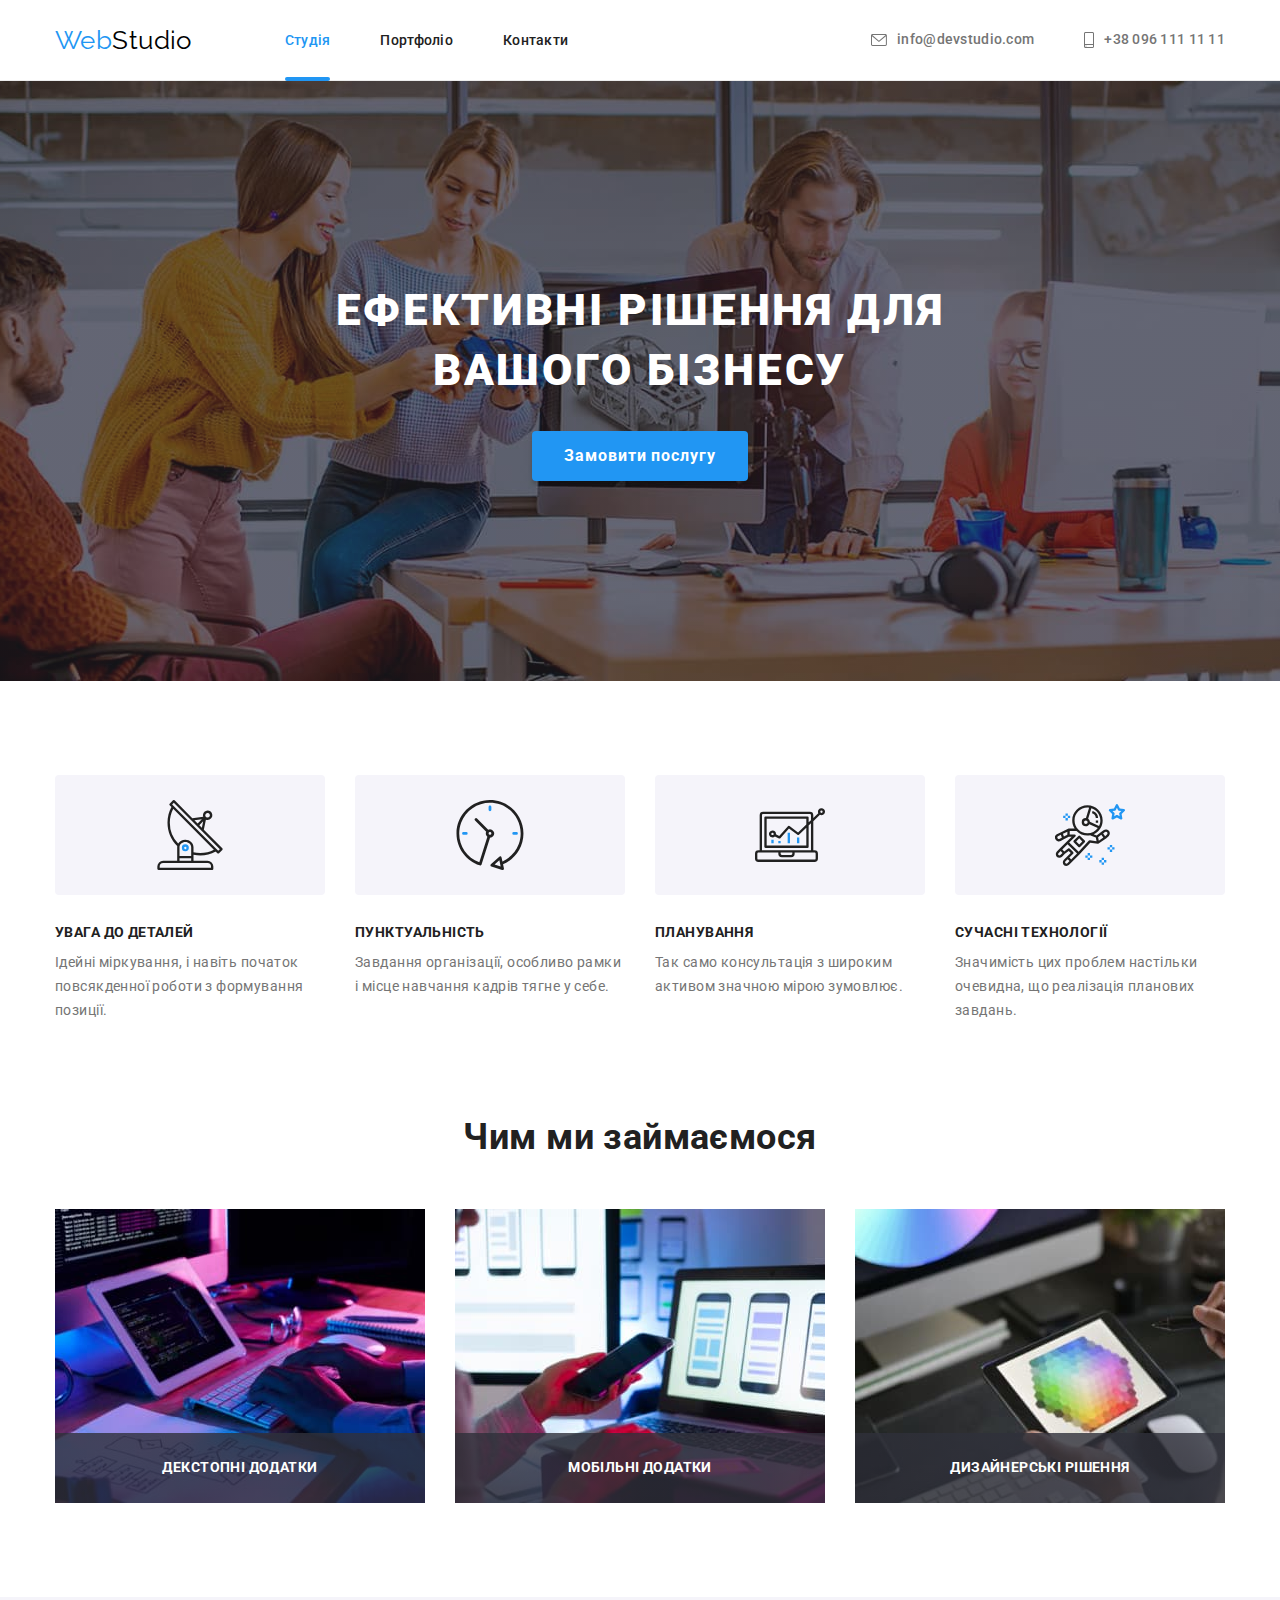
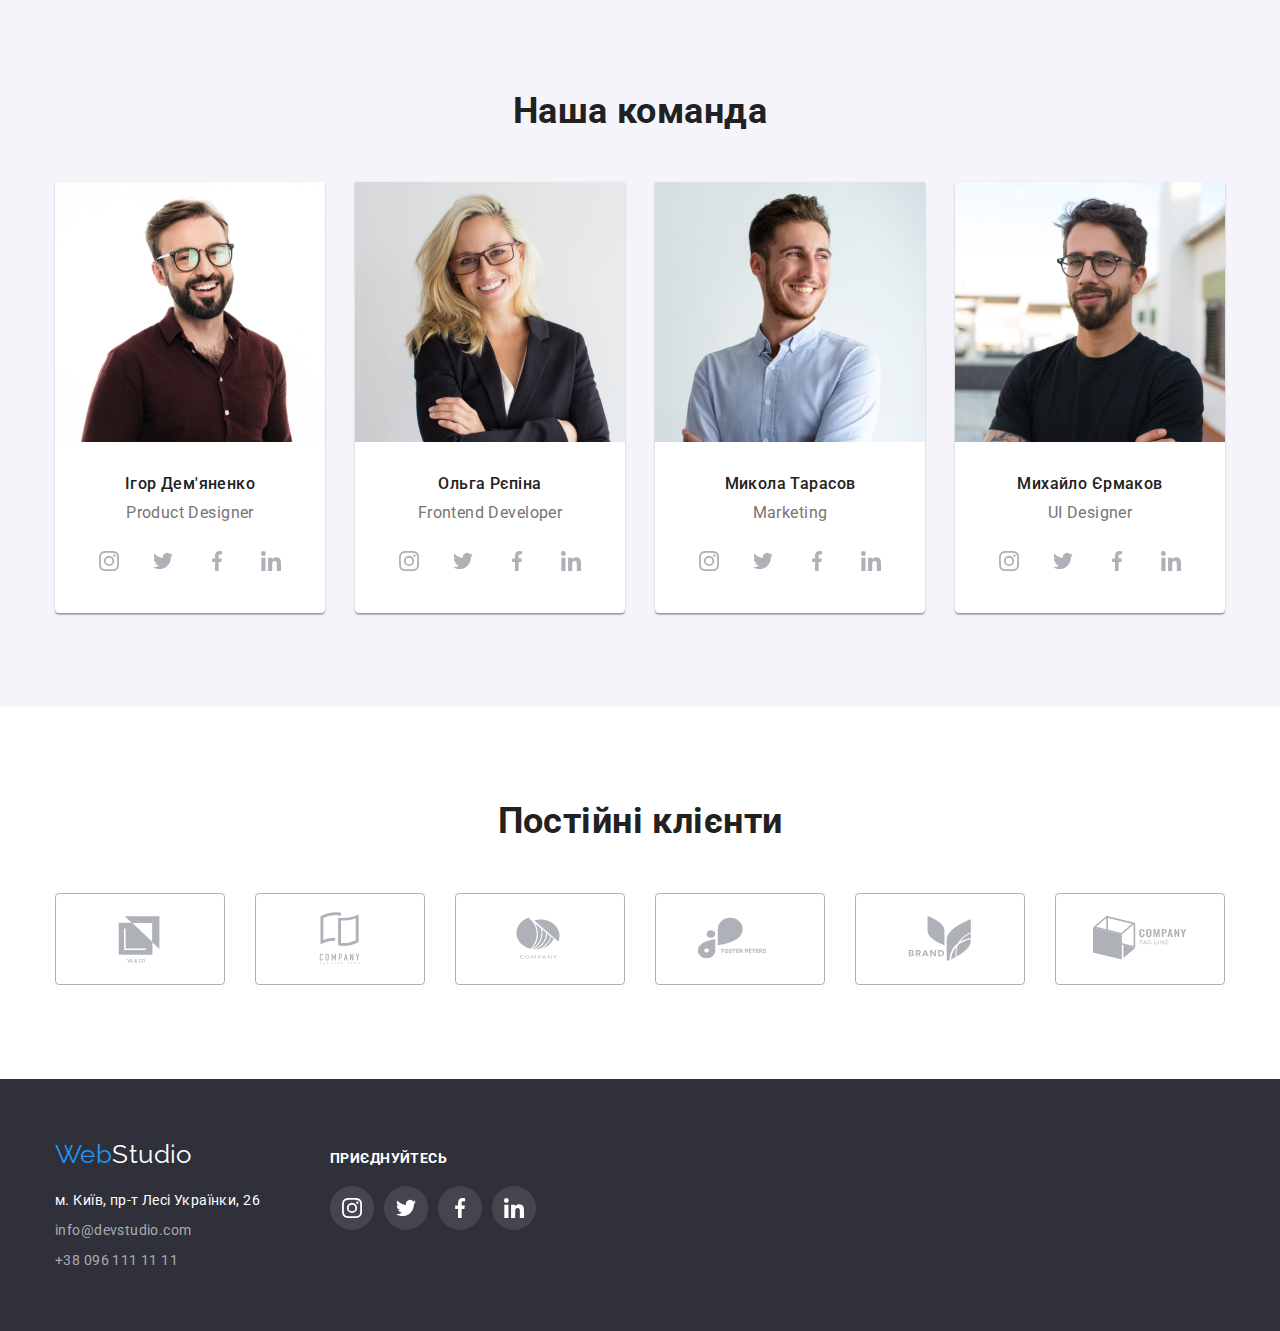
<file: index.html>
<!DOCTYPE html>
<html lang="uk">
  <head>
    <meta charset="utf-8" />
    <meta http-equiv="x-ua-compatible" content="ie=edge" />
    <meta name="viewport" content="width=device-width, initial-scale=1.0" />
    <title>WebStudio</title>

    <link rel="preconnect" href="https://fonts.googleapis.com" />
    <link rel="preconnect" href="https://fonts.gstatic.com" crossorigin />
    <link
      href="https://fonts.googleapis.com/css2?family=Raleway:wght@700&family=Roboto:wght@400;500;700;900&display=swap"
      rel="stylesheet"
    />
    <link
      rel="stylesheet"
      href="https://cdnjs.cloudflare.com/ajax/libs/modern-normalize/1.1.0/modern-normalize.min.css"
    />
    <link rel="stylesheet" href="./css/styles.css" />
  </head>
  <body class="body">
    <header class="header">
      <div class="container main-menu">
        <nav class="nav-menu">
          <a href="./index.html" class="logo"
            >Web<span class="logo-studio">Studio</span></a
          >
          <ul class="site-nav list">
            <li class="item">
              <a href="./index.html" class="link nav-studio current">Студія</a>
            </li>
            <li class="item">
              <a href="./portfolio.html" class="link">Портфоліо</a>
            </li>
            <li class="item"><a href="" class="link">Контакти</a></li>
          </ul>
        </nav>
        <ul class="contacts list">
          <li class="item">
            <a class="contacts-global-icon" href="mailto:info@devstudio.com">
              <svg class="icon-contacts" width="16" height="12">
                <use href="./images/icons.svg#envelope"></use></svg
              >info@devstudio.com</a
            >
          </li>
          <li class="item">
            <a class="contacts-global-icon" href="tel:+380961111111"
              ><svg class="icon-contacts" width="10" height="16">
                <use href="./images/icons.svg#phone"></use></svg
              >+38 096 111 11 11</a
            >
          </li>
        </ul>
      </div>
    </header>
    <main>
      <section class="section-hero">
        <div class="container">
          <h1 class="hero-title">
            Ефективні рішення для <br />
            вашого бізнесу
          </h1>
          <button type="button" class="button primary">Замовити послугу</button>
        </div>
      </section>
      <section class="section">
        <div class="container">
          <h2 class="visually-hidden">Наші принципи</h2>
          <ul class="principles list">
            <li class="item icon-attention">
              <div class="icon-principles-general">
                <svg class="icon-principles" width="70" height="70">
                  <use href="./images/icons.svg#antenna"></use>
                </svg>
              </div>
              <h3 class="title">УВАГА ДО ДЕТАЛЕЙ</h3>
              <p>
                Ідейні міркування, і навіть початок повсякденної роботи з
                формування позиції.
              </p>
            </li>
            <li class="item icon-timing">
              <div class="icon-principles-general">
                <svg class="icon-principles" width="70" height="70">
                  <use href="./images/icons.svg#clock"></use>
                </svg>
              </div>
              <h3 class="title">ПУНКТУАЛЬНІСТЬ</h3>
              <p>
                Завдання організації, особливо рамки і місце навчання кадрів
                тягне у себе.
              </p>
            </li>
            <li class="item icon-planning">
              <div class="icon-principles-general">
                <svg class="icon-principles" width="70" height="70">
                  <use href="./images/icons.svg#diagram"></use>
                </svg>
              </div>
              <h3 class="title">ПЛАНУВАННЯ</h3>
              <p>
                Так само консультація з широким активом значною мірою зумовлює.
              </p>
            </li>
            <li class="item icon-technologies">
              <div class="icon-principles-general">
                <svg class="icon-principles" width="70" height="70">
                  <use href="./images/icons.svg#astronaut"></use>
                </svg>
              </div>
              <h3 class="title">СУЧАСНІ ТЕХНОЛОГІЇ</h3>
              <p>
                Значимість цих проблем настільки очевидна, що реалізація
                планових завдань.
              </p>
            </li>
          </ul>
        </div>
      </section>
      <section class="work section">
        <div class="container">
          <h2 class="section-title">Чим ми займаємося</h2>
          <ul class="work list">
            <li class="work-img">
              <img
                class="image"
                src="./images/box/box1.jpg"
                alt="Написання коду"
                width="370"
              />
              <h3 class="work-title">Декстопні Додатки</h3>
            </li>
            <li class="work-img">
              <img
                class="image"
                src="./images/box/box2.jpg"
                alt="Виготовлення дизайну інтерфейсу"
                width="370"
              />
              <h3 class="work-title">Мобільні Додатки</h3>
            </li>
            <li class="work-img">
              <img
                class="image"
                src="./images/box/box3.jpg"
                alt="Підбір кольорів дизайну"
                width="370"
              />
              <h3 class="work-title">Дизайнерські рішення</h3>
            </li>
          </ul>
        </div>
      </section>
      <section class="section team">
        <div class="container">
          <h2 class="section-title team">Наша команда</h2>
          <ul class="team-list list">
            <li class="photo-card">
              <img
                class="team-member"
                src="./images/team/teammember1.jpg"
                alt="Фото дизайнера"
                width="270"
              />
              <div class="about-team">
                <h3 class="team-list title">Ігор Дем'яненко</h3>
                <p lang="en">Product Designer</p>
                <ul class="social-list list">
                  <li class="social-li">
                    <a class="social-link" href="">
                      <svg class="icon-social" width="20" height="20">
                        <use href="./images/icons.svg#instagram"></use>
                      </svg>
                    </a>
                  </li>
                  <li class="social-li">
                    <a class="social-link" href="">
                      <svg class="icon-social" width="20" height="20">
                        <use href="./images/icons.svg#twitter"></use>
                      </svg>
                    </a>
                  </li>
                  <li class="social-li">
                    <a class="social-link" href="">
                      <svg class="icon-social" width="20" height="20">
                        <use href="./images/icons.svg#facebook"></use>
                      </svg>
                    </a>
                  </li>
                  <li class="social-li">
                    <a class="social-link" href="">
                      <svg class="icon-social" width="20" height="20">
                        <use href="./images/icons.svg#linkedin"></use>
                      </svg>
                    </a>
                  </li>
                </ul>
              </div>
            </li>
            <li class="photo-card">
              <img
                class="team-member"
                src="./images/team/teammember2.jpg"
                alt="Фото розробника фронтенту"
                width="270"
              />
              <div class="about-team">
                <h3 class="team-list title">Ольга Рєпіна</h3>
                <p lang="en">Frontend Developer</p>
                <ul class="social-list list">
                  <li class="social-li">
                    <a class="social-link" href="">
                      <svg class="icon-social" width="20" height="20">
                        <use href="./images/icons.svg#instagram"></use>
                      </svg>
                    </a>
                  </li>
                  <li class="social-li">
                    <a class="social-link" href="">
                      <svg class="icon-social" width="20" height="20">
                        <use href="./images/icons.svg#twitter"></use>
                      </svg>
                    </a>
                  </li>
                  <li class="social-li">
                    <a class="social-link" href="">
                      <svg class="icon-social" width="20" height="20">
                        <use href="./images/icons.svg#facebook"></use>
                      </svg>
                    </a>
                  </li>
                  <li class="social-li">
                    <a class="social-link" href="">
                      <svg class="icon-social" width="20" height="20">
                        <use href="./images/icons.svg#linkedin"></use>
                      </svg>
                    </a>
                  </li>
                </ul>
              </div>
            </li>
            <li class="photo-card">
              <img
                class="team-member"
                src="./images/team/teammember3.jpg"
                alt="Фото маркетолога"
                width="270"
              />
              <div class="about-team">
                <h3 class="team-list title">Микола Тарасов</h3>
                <p lang="en">Marketing</p>
                <ul class="social-list list">
                  <li class="social-li">
                    <a class="social-link" href="">
                      <svg class="icon-social" width="20" height="20">
                        <use href="./images/icons.svg#instagram"></use>
                      </svg>
                    </a>
                  </li>
                  <li class="social-li">
                    <a class="social-link" href="">
                      <svg class="icon-social" width="20" height="20">
                        <use href="./images/icons.svg#twitter"></use>
                      </svg>
                    </a>
                  </li>
                  <li class="social-li">
                    <a class="social-link" href="">
                      <svg class="icon-social" width="20" height="20">
                        <use href="./images/icons.svg#facebook"></use>
                      </svg>
                    </a>
                  </li>
                  <li class="social-li">
                    <a class="social-link" href="">
                      <svg class="icon-social" width="20" height="20">
                        <use href="./images/icons.svg#linkedin"></use>
                      </svg>
                    </a>
                  </li>
                </ul>
              </div>
            </li>
            <li class="photo-card">
              <img
                class="team-member"
                src="./images/team/teammember4.jpg"
                alt="Фото дизайнера інтерфейсу"
                width="270"
              />
              <div class="about-team">
                <h3 class="team-list title">Михайло Єрмаков</h3>
                <p lang="en">UI Designer</p>
                <ul class="social-list list">
                  <li class="social-li">
                    <a class="social-link" href="">
                      <svg class="icon-social" width="20" height="20">
                        <use href="./images/icons.svg#instagram"></use>
                      </svg>
                    </a>
                  </li>
                  <li class="social-li">
                    <a class="social-link" href="">
                      <svg class="icon-social" width="20" height="20">
                        <use href="./images/icons.svg#twitter"></use>
                      </svg>
                    </a>
                  </li>
                  <li class="social-li">
                    <a class="social-link" href="">
                      <svg class="icon-social" width="20" height="20">
                        <use href="./images/icons.svg#facebook"></use>
                      </svg>
                    </a>
                  </li>
                  <li class="social-li">
                    <a class="social-link" href="">
                      <svg class="icon-social" width="20" height="20">
                        <use href="./images/icons.svg#linkedin"></use>
                      </svg>
                    </a>
                  </li>
                </ul>
              </div>
            </li>
          </ul>
        </div>
      </section>
      <section class="section">
        <div class="container">
          <h2 class="section-title">Постійні клієнти</h2>
          <ul class="clients list">
            <li class="clients-list">
              <a class="clients-link" href="">
                <svg class="icon-clients" width="106" height="60">
                  <use href="./images/icons.svg#companyfirst"></use></svg
              ></a>
            </li>
            <li class="clients-list">
              <a class="clients-link" href="">
                <svg class="icon-clients" width="106" height="60">
                  <use href="./images/icons.svg#companysecond"></use>
                </svg>
              </a>
            </li>
            <li class="clients-list">
              <a class="clients-link" href="">
                <svg class="icon-clients" width="106" height="60">
                  <use href="./images/icons.svg#companythird"></use>
                </svg>
              </a>
            </li>
            <li class="clients-list">
              <a class="clients-link" href="">
                <svg class="icon-clients" width="106" height="60">
                  <use href="./images/icons.svg#companyfourth"></use>
                </svg>
              </a>
            </li>
            <li class="clients-list">
              <a class="clients-link" href="">
                <svg class="icon-clients" width="106" height="60">
                  <use href="./images/icons.svg#companyfifth"></use>
                </svg>
              </a>
            </li>
            <li class="clients-list">
              <a class="clients-link" href="">
                <svg class="icon-clients" width="106" height="60">
                  <use href="./images/icons.svg#companysixth"></use>
                </svg>
              </a>
            </li>
          </ul>
        </div>
      </section>
    </main>
    <footer class="footer">
      <div class="container footer-wrap">
        <div class="footer-box">
          <a href="./index.html" class="footer-logo"
            >Web<span class="footer-logo-studio">Studio</span></a
          >
          <address>
            <ul class="address list">
              <li>
                <a
                  class="actual-address"
                  href="https://www.google.com.ua/maps/"
                  target="_blank"
                  rel="noopener noreferrer"
                  >м. Київ, пр-т Лесі Українки, 26</a
                >
              </li>
              <li>
                <a href="mailto:info@devstudio.com" class="address-link-mail"
                  >info@devstudio.com</a
                >
              </li>
              <li>
                <a href="tel:+380961111111" class="address-link-phone"
                  >+38 096 111 11 11</a
                >
              </li>
            </ul>
          </address>
        </div>
        <div class="footer-box">
          <h2 class="footer-social-title">Приєднуйтесь</h2>
          <ul class="footer-social list">
            <li class="footer-li">
              <a class="footer-link" href="">
                <svg class="icon-footer" width="20" height="20">
                  <use href="./images/icons.svg#instagram"></use>
                </svg>
              </a>
            </li>
            <li class="footer-li">
              <a class="footer-link" href="">
                <svg class="icon-footer" width="20" height="20">
                  <use href="./images/icons.svg#twitter"></use>
                </svg>
              </a>
            </li>
            <li class="footer-li">
              <a class="footer-link" href="">
                <svg class="icon-footer" width="20" height="20">
                  <use href="./images/icons.svg#facebook"></use>
                </svg>
              </a>
            </li>
            <li class="footer-li">
              <a class="footer-link" href="">
                <svg class="icon-footer" width="20" height="20">
                  <use href="./images/icons.svg#linkedin"></use>
                </svg>
              </a>
            </li>
          </ul>
        </div>
      </div>
    </footer>
  </body>
</html>
</file>
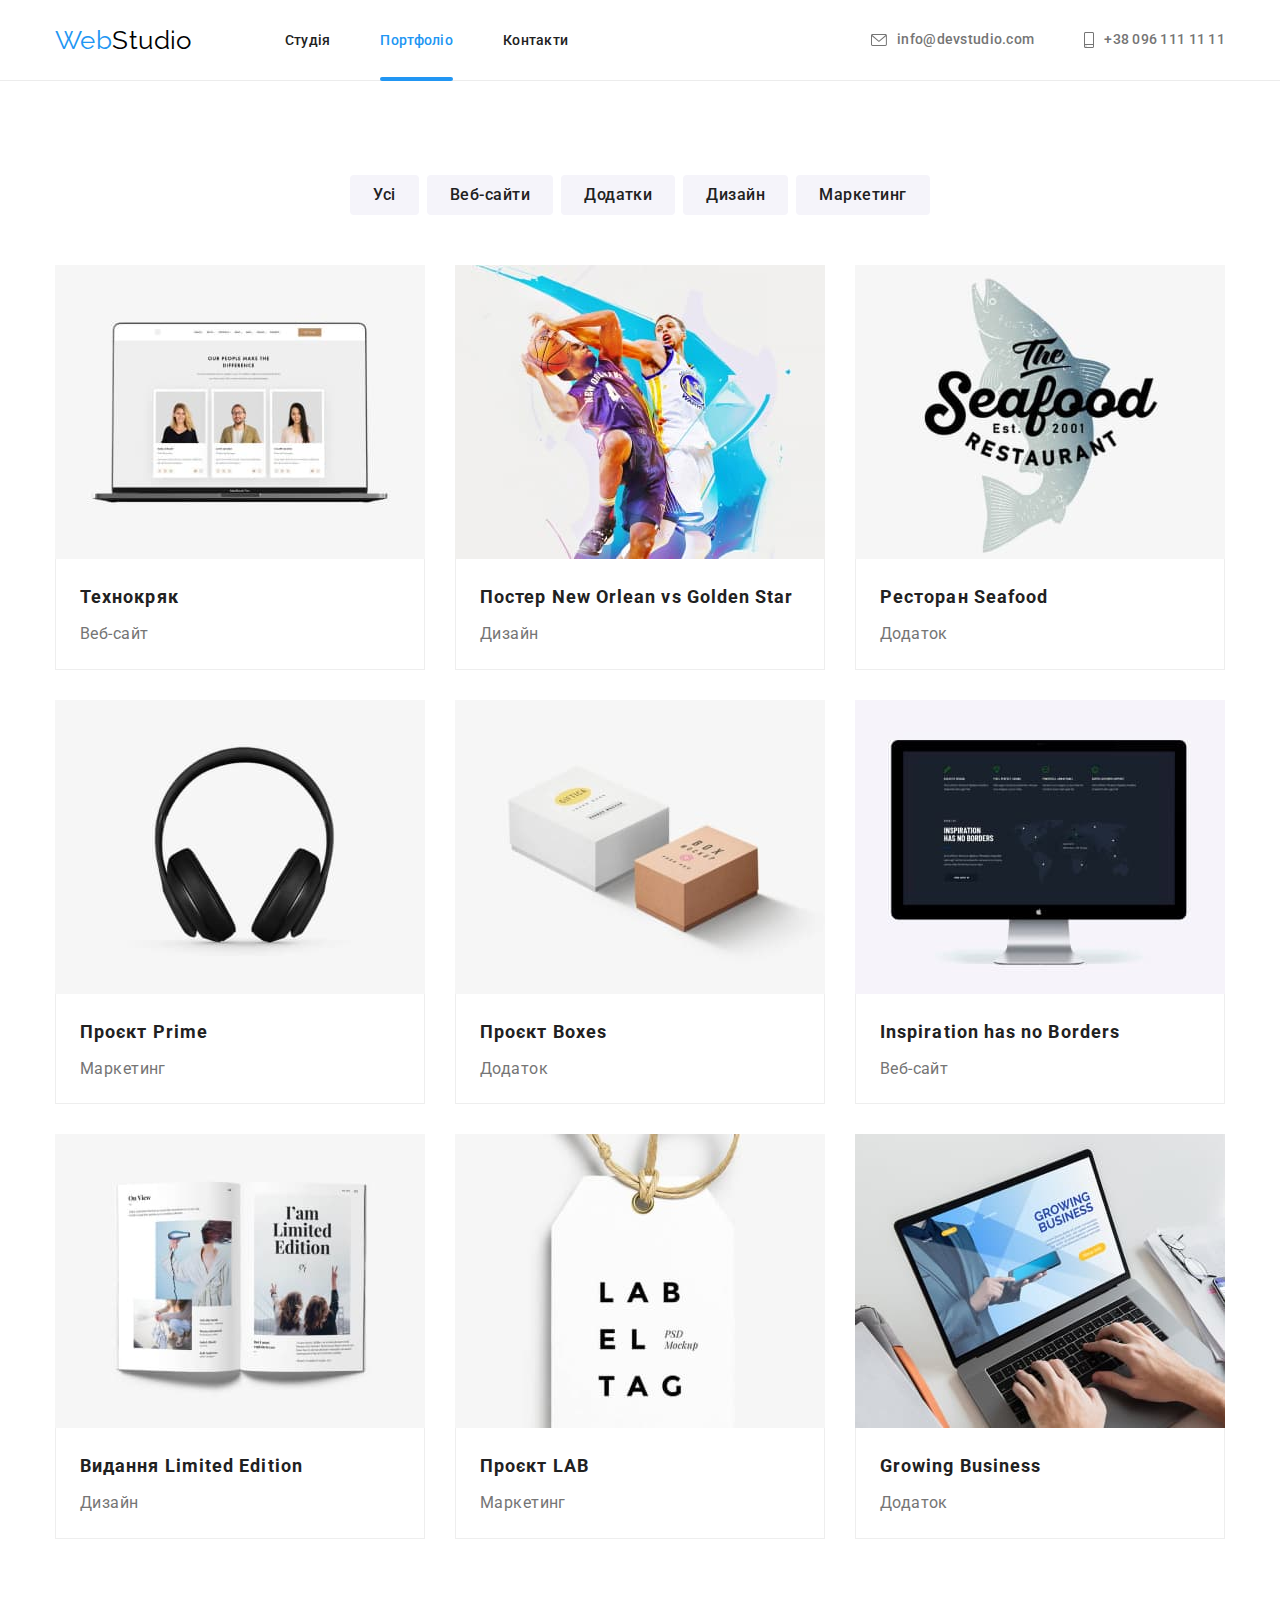
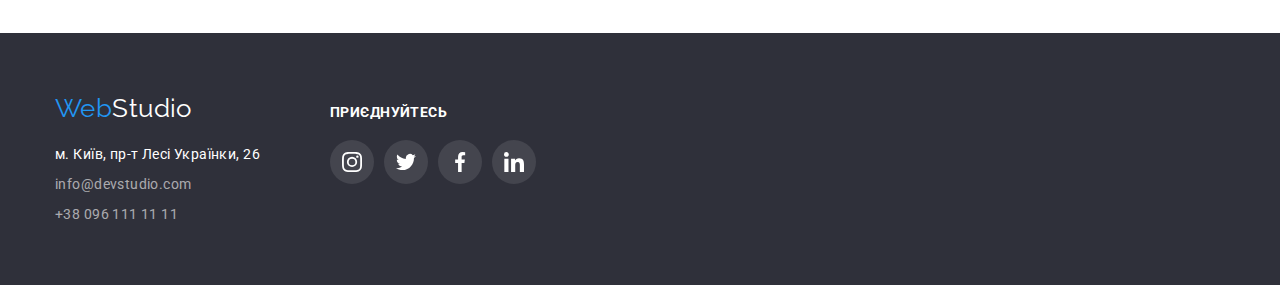
<file: portfolio.html>
<!DOCTYPE html>
<html lang="uk">
  <head>
    <meta charset="utf-8" />
    <meta http-equiv="x-ua-compatible" content="ie=edge" />
    <meta name="viewport" content="width=device-width, initial-scale=1.0" />
    <title>WebStudio</title>
    <link rel="preconnect" href="https://fonts.googleapis.com" />
    <link rel="preconnect" href="https://fonts.gstatic.com" crossorigin />
    <link
      href="https://fonts.googleapis.com/css2?family=Raleway:wght@700&family=Roboto:wght@400;500;700;900&display=swap"
      rel="stylesheet"
    />
    <link
      rel="stylesheet"
      href="https://cdnjs.cloudflare.com/ajax/libs/modern-normalize/1.1.0/modern-normalize.min.css"
    />
    <link rel="stylesheet" href="./css/styles.css" />
  </head>
  <body class="body">
    <header class="header">
      <div class="container main-menu">
        <nav class="nav-menu">
          <a href="./index.html" class="logo"
            >Web<span class="logo-studio">Studio</span></a
          >
          <ul class="site-nav list">
            <li class="item">
              <a href="./index.html" class="link">Студія</a>
            </li>
            <li class="item">
              <a href="./portfolio.html" class="link current">Портфоліо</a>
            </li>
            <li class="item"><a href="" class="link">Контакти</a></li>
          </ul>
        </nav>
        <ul class="contacts list">
          <li class="item">
            <a class="contacts-global-icon" href="mailto:info@devstudio.com">
              <svg class="icon-contacts" width="16" height="12">
                <use href="./images/icons.svg#envelope"></use></svg
              >info@devstudio.com</a
            >
          </li>
          <li class="item">
            <a class="contacts-global-icon" href="tel:+380961111111"
              ><svg class="icon-contacts" width="10" height="16">
                <use href="./images/icons.svg#phone"></use></svg
              >+38 096 111 11 11</a
            >
          </li>
        </ul>
      </div>
    </header>
    <main>
      <section class="section">
        <div class="container">
          <h1 class="visually-hidden">Проекти</h1>
          <ul class="buttons list">
            <li class="item">
              <button type="button" class="button secondary">Усі</button>
            </li>
            <li class="item">
              <button type="button" class="button secondary">Веб-сайти</button>
            </li>
            <li class="item">
              <button type="button" class="button secondary">Додатки</button>
            </li>
            <li class="item">
              <button type="button" class="button secondary">Дизайн</button>
            </li>
            <li class="item">
              <button type="button" class="button secondary">Маркетинг</button>
            </li>
          </ul>
          <ul class="projects list">
            <li class="card">
              <a class="card-link" href="">
                <div class="card-box">
                  <img
                    class="image"
                    src="./images/projects/website1.jpg"
                    alt="Вебсайт Технокряк"
                    width="370"
                  />
                  <p class="card-text">
                    Ресурс пропонує комплексні пропозиції з різним рівнем
                    функціоналу та сервісів. Все це дозволить відвідувачу
                    отримати вичерпні відомості про компанію чи приватну особу.
                  </p>
                </div>
                <div class="content">
                  <h2 class="projects-title">Технокряк</h2>
                  <p class="projects-type">Веб-сайт</p>
                </div>
              </a>
            </li>
            <li class="card">
              <a class="card-link" href="">
                <div class="card-box">
                  <img
                    class="image"
                    src="./images/projects/design1.jpg"
                    alt="Постер з баскетболістами"
                    width="370"
                  />
                  <p class="card-text">
                    Ресурс пропонує комплексні пропозиції з різним рівнем
                    функціоналу та сервісів. Все це дозволить відвідувачу
                    отримати вичерпні відомості про компанію чи приватну особу.
                  </p>
                </div>
                <div class="content">
                  <h2 class="projects-title">
                    Постер New Orlean vs Golden Star
                  </h2>
                  <p class="projects-type">Дизайн</p>
                </div>
              </a>
            </li>
            <li class="card">
              <a class="card-link" href="">
                <div class="card-box">
                  <img
                    class="image"
                    src="./images/projects/app1.jpg"
                    alt="Логотип ресторану Seafood"
                    width="370"
                  />
                  <p class="card-text">
                    Ресурс пропонує комплексні пропозиції з різним рівнем
                    функціоналу та сервісів. Все це дозволить відвідувачу
                    отримати вичерпні відомості про компанію чи приватну особу.
                  </p>
                </div>
                <div class="content">
                  <h2 class="projects-title">Ресторан Seafood</h2>
                  <p class="projects-type">Додаток</p>
                </div>
              </a>
            </li>
            <li class="card">
              <a class="card-link" href="">
                <div class="card-box">
                  <img
                    class="image"
                    src="./images/projects/marketing1.jpg"
                    alt="Навушники"
                    width="370"
                  />
                  <p class="card-text">
                    Ресурс пропонує комплексні пропозиції з різним рівнем
                    функціоналу та сервісів. Все це дозволить відвідувачу
                    отримати вичерпні відомості про компанію чи приватну особу.
                  </p>
                </div>
                <div class="content">
                  <h2 class="projects-title">Проєкт Prime</h2>
                  <p class="projects-type">Маркетинг</p>
                </div>
              </a>
            </li>
            <li class="card">
              <a class="card-link" href="">
                <div class="card-box">
                  <img
                    class="image"
                    src="./images/projects/app2.jpg"
                    alt="Коробки"
                    width="370"
                  />
                  <p class="card-text">
                    Ресурс пропонує комплексні пропозиції з різним рівнем
                    функціоналу та сервісів. Все це дозволить відвідувачу
                    отримати вичерпні відомості про компанію чи приватну особу.
                  </p>
                </div>
                <div class="content">
                  <h2 class="projects-title">Проєкт Boxes</h2>
                  <p class="projects-type">Додаток</p>
                </div>
              </a>
            </li>
            <li class="card">
              <a class="card-link" href="">
                <div class="card-box">
                  <img
                    class="image"
                    src="./images/projects/website2.jpg"
                    alt="Монітор комп&#39;ютера"
                    width="370"
                  />
                  <p class="card-text">
                    Ресурс пропонує комплексні пропозиції з різним рівнем
                    функціоналу та сервісів. Все це дозволить відвідувачу
                    отримати вичерпні відомості про компанію чи приватну особу.
                  </p>
                </div>
                <div class="content">
                  <h2 lang="en" class="projects-title">
                    Inspiration has no Borders
                  </h2>
                  <p class="projects-type">Веб-сайт</p>
                </div>
              </a>
            </li>
            <li class="card">
              <a class="card-link" href="">
                <div class="card-box">
                  <img
                    class="image"
                    src="./images/projects/design2.jpg"
                    alt="Розгорнутий журнал"
                    width="370"
                  />
                  <p class="card-text">
                    Ресурс пропонує комплексні пропозиції з різним рівнем
                    функціоналу та сервісів. Все це дозволить відвідувачу
                    отримати вичерпні відомості про компанію чи приватну особу.
                  </p>
                </div>
                <div class="content">
                  <h2 class="projects-title">Видання Limited Edition</h2>
                  <p class="projects-type">Дизайн</p>
                </div>
              </a>
            </li>
            <li class="card">
              <a class="card-link" href="">
                <div class="card-box">
                  <img
                    class="image"
                    src="./images/projects/marketing2.jpg"
                    alt="Продуктова бірка"
                    width="370"
                  />
                  <p class="card-text">
                    Ресурс пропонує комплексні пропозиції з різним рівнем
                    функціоналу та сервісів. Все це дозволить відвідувачу
                    отримати вичерпні відомості про компанію чи приватну особу.
                  </p>
                </div>
                <div class="content">
                  <h2 class="projects-title">Проєкт LAB</h2>
                  <p class="projects-type">Маркетинг</p>
                </div>
              </a>
            </li>
            <li class="card">
              <a class="card-link" href="">
                <div class="card-box">
                  <img
                    class="image"
                    src="./images/projects/app3.jpg"
                    alt="Набирання тексту на ноутбуці"
                    width="370"
                  />
                  <p class="card-text">
                    Ресурс пропонує комплексні пропозиції з різним рівнем
                    функціоналу та сервісів. Все це дозволить відвідувачу
                    отримати вичерпні відомості про компанію чи приватну особу.
                  </p>
                </div>
                <div class="content">
                  <h2 lang="en" class="projects-title">Growing Business</h2>
                  <p class="projects-type">Додаток</p>
                </div>
              </a>
            </li>
          </ul>
        </div>
      </section>
    </main>
    <footer class="footer">
      <div class="container footer-wrap">
        <div class="footer-box">
          <a href="./index.html" class="footer-logo"
            >Web<span class="footer-logo-studio">Studio</span></a
          >
          <address>
            <ul class="address list">
              <li>
                <a
                  class="actual-address"
                  href="https://www.google.com.ua/maps/"
                  target="_blank"
                  rel="noopener noreferrer"
                  >м. Київ, пр-т Лесі Українки, 26</a
                >
              </li>
              <li>
                <a href="mailto:info@devstudio.com" class="address-link-mail"
                  >info@devstudio.com</a
                >
              </li>
              <li>
                <a href="tel:+380961111111" class="address-link-phone"
                  >+38 096 111 11 11</a
                >
              </li>
            </ul>
          </address>
        </div>
        <div class="footer-box">
          <h2 class="footer-social-title">Приєднуйтесь</h2>
          <ul class="footer-social list">
            <li class="footer-li">
              <a class="footer-link" href="">
                <svg class="icon-footer" width="20" height="20">
                  <use href="./images/icons.svg#instagram"></use>
                </svg>
              </a>
            </li>
            <li class="footer-li">
              <a class="footer-link" href="">
                <svg class="icon-footer" width="20" height="20">
                  <use href="./images/icons.svg#twitter"></use>
                </svg>
              </a>
            </li>
            <li class="footer-li">
              <a class="footer-link" href="">
                <svg class="icon-footer" width="20" height="20">
                  <use href="./images/icons.svg#facebook"></use>
                </svg>
              </a>
            </li>
            <li class="footer-li">
              <a class="footer-link" href="">
                <svg class="icon-footer" width="20" height="20">
                  <use href="./images/icons.svg#linkedin"></use>
                </svg>
              </a>
            </li>
          </ul>
        </div>
      </div>
    </footer>
  </body>
</html>
</file>
<file: css/styles.css>
:root {
  --primary-text-color: #757575;
  --title-text-color: #212121;
  --accent-color: #2196f3;
  --primary-white-color: #ffffff;
  --background-dark-color: #2f303a;
  --background-grey-color: #f5f4fa;
  --black-color: #000000;
  --footer--link: rgba(255, 255, 255, 0.6);
  --main-button-active: #188ce8;
  --border-color: #ececec;
  --svg-color: #afb1b8;
  --hero-background: rgba(196, 196, 196, 1);
}
/* синій #2196F3  */
/* білий  #FFFFFF */
/* сірий  #757575; */
/* чорний #212121; */
/* колір фону #FFFFFF */
/* колір фону 2  #2F303A; */
/* колір фону 3 #F5F5F5 */
/* колір фону 4  #F5F4FA */

.body {
  background-color: var(--primary-white-color);
  color: var(--primary-text-color);

  font-family: Roboto, sans-serif;
  letter-spacing: 0.03em;
  font-size: 14px;
}

/* --------------------------Скинути крапочки в ул ----------------------------*/
.list {
  list-style: none;
  padding: 0;
  margin: 0;
}
button {
  font-family: inherit;
}

.image {
  display: block;
}
/* ------------------------------стилізація хедеру ------------------------------*/
.header {
  border-bottom: 1px solid var(--border-color);
}
.container {
  width: 100%;
  max-width: 1200px;
  margin: 0 auto;
  padding-left: 15px;
  padding-right: 15px;
  /* background-color: yellowgreen; */
}
.section {
  padding-top: 94px;
  padding-bottom: 94px;
}

/* --------------------------стилізація логотипу----------------------------------- */
.logo {
  color: var(--accent-color);
  font-family: Raleway, sans-serif;
  font-size: 26px;
  line-height: 1.19;
  text-decoration: none;
}

.logo-studio {
  color: var(--black-color);
}
.site-nav {
  display: flex;
  margin-left: 93px;
  gap: 50px;
}

/* ----------------------------стилізація навігації --------------------------------*/
.site-nav .link {
  display: block;
  padding-top: 32px;
  padding-bottom: 31px;
  color: var(--title-text-color);

  font-weight: 500;
  line-height: 1.14;
  letter-spacing: 0.02em;
  text-decoration: none;
  transition-property: color;
  transition-duration: 250ms;
  transition-timing-function: cubic-bezier(0.4, 0, 0.2, 1);
}
.site-nav .link:hover,
.site-nav .link:focus {
  color: var(--accent-color);
}
.site-nav .link.current {
  color: var(--accent-color);
}
.site-nav .item {
  position: relative;
}

.current::after {
  content: "";
  border-radius: 2px;
  height: 4px;
  width: 100%;
  background-color: var(--accent-color);
  display: block;
  position: absolute;
  bottom: 0;
  transform: translateY(50%);
}
/* --------------------стилізація контактної інформації------------------ */
.contacts a {
  color: var(--primary-text-color);

  font-weight: 500;
  line-height: 1.14;
  letter-spacing: 0.02em;
  text-decoration: none;
}

.contacts {
  display: flex;
  margin-left: auto;
}
.contacts > .item + .item {
  margin-left: 50px;
}
.contacts-global-icon {
  color: var(--primary-text-color);
  display: flex;
  text-align: center;
  justify-content: center;
  padding-top: 32px;
  padding-bottom: 32px;
  transition-property: color;
  transition-duration: 250ms;
  transition-timing-function: cubic-bezier(0.4, 0, 0.2, 1);
}

.icon-contacts {
  align-self: center;
  fill: currentColor;
  margin-right: 10px;
  transition-property: fill;
  transition-duration: 250ms;
  transition-timing-function: cubic-bezier(0.4, 0, 0.2, 1);
}
.contacts-global-icon:hover,
.contacts-global-icon:focus {
  color: var(--accent-color);
  fill: currentColor;
}

.icon-contacts:hover,
.icon-contacts:focus {
  fill: currentColor;
}

.main-menu {
  display: flex;
  align-items: center;
}
.nav-menu {
  display: flex;
  align-items: center;
}
/* -------------------------------------------секція герой------------------------ */

.section-hero {
  padding-top: 200px;
  padding-bottom: 200px;
  margin-left: auto;
  margin-right: auto;
  width: 100%;
  max-width: 1600px;
  height: 600px;
  background-color: var(--hero-background);
  background-image: linear-gradient(
      to right,
      rgba(47, 48, 58, 0.4),
      rgba(47, 48, 58, 0.4)
    ),
    url(../images/hero-photo.jpg);
  background-repeat: no-repeat;
  background-position: center;
  background-size: cover;

  text-align: center;
}

.hero-title {
  margin-top: 0;
  margin-bottom: 30px;

  color: var(--primary-white-color);

  font-weight: 900;
  font-size: 44px;
  line-height: 1.36;
  letter-spacing: 0.06em;
  text-transform: uppercase;
}
/* --------------------------------------------кнопка------------------------------- */
.button {
  background-color: var(--background-grey-color);
  color: var(--title-text-color);
  border: none;
}

.button.primary {
  background-color: var(--accent-color);
  color: var(--primary-white-color);

  font-weight: 700;
  font-size: 16px;
  line-height: 1.87;
  text-align: center;
  letter-spacing: 0.06em;

  padding: 10px 32px;
  border-radius: 4px;
  box-shadow: 0px 4px 4px rgba(0, 0, 0, 0.15);
  min-width: 216px;
  transition-property: background-color;
  transition-duration: 250ms;
  transition-timing-function: cubic-bezier(0.4, 0, 0.2, 1);
}

.button.primary:hover,
.button.primary:focus {
  background-color: var(--main-button-active);
  cursor: pointer;
}
/* -----------------------------------------------заголовки секцій --------------------*/
.section-title {
  color: var(--title-text-color);

  font-weight: 700;
  font-size: 36px;
  line-height: 1.16;
  text-align: center;

  margin-top: 0;
  margin-bottom: 50px;
}

/* ------------------------------------------секція наші принципи -------------------------*/
.visually-hidden {
  position: absolute;
  width: 1px;
  height: 1px;
  margin: -1px;
  border: 0;
  padding: 0;
  white-space: nowrap;
  clip-path: inset(100%);
  clip: rect(0 0 0 0);
  overflow: hidden;
}

.principles {
  display: flex;
  gap: 30px;
}
.principles .item {
  width: calc((100% - 60px) 4);
}
.icon-principles-general {
  display: flex;
  justify-content: center;
  align-items: center;
  background-color: var(--background-grey-color);
  border-radius: 4px;
  margin-bottom: 30px;
  width: 270px;
  height: 120px;
}

.principles .title {
  color: var(--title-text-color);

  font-weight: 700;
  font-size: inherit;
  line-height: 1.14;
  text-transform: uppercase;
  margin-top: 0;
  margin-bottom: 10px;
  margin-right: 0;
}
.principles p {
  display: flex;
  width: 270px;
  line-height: 1.71;
  margin: 0;
}

/* -----------------------------------секція чим ми займаємося ---------------------*/
.work {
  display: flex;
  padding-top: 0;
  gap: 30px;
}
.work-img {
  flex-basis: calc((100% - 60px) / 3);
  position: relative;
}
.work-title {
  position: absolute;
  bottom: 0;
  width: 100%;
  height: 70px;
  font-weight: 700;
  font-size: inherit;
  line-height: 1.14;
  text-align: center;
  letter-spacing: 0.03em;
  margin: 0;
  padding-top: 27px;
  /* padding-bottom: 27px; */
  text-transform: uppercase;
  color: var(--primary-white-color);
  background-image: linear-gradient(
    to right,
    rgba(47, 48, 58, 0.8),
    rgba(47, 48, 58, 0.8)
  );
}
/*------------------------------------------ секція наша команда----------------------- */
.team-list {
  display: flex;
  gap: 30px;
}
.team {
  background-color: var(--background-grey-color);
}

.team-list .title {
  color: var(--title-text-color);
  display: inline-block;

  font-weight: 500;
  font-size: 16px;
  line-height: 1.18;
  margin-top: 0;
  margin-bottom: 10px;
  text-align: center;
}
.photo-card {
  flex-basis: calc((100% - 90px) / 4);
  text-align: center;

  background: #ffffff;
  box-shadow: 0px 1px 3px rgba(0, 0, 0, 0.12), 0px 1px 1px rgba(0, 0, 0, 0.14),
    0px 2px 1px rgba(0, 0, 0, 0.2);
  border-radius: 0px 0px 4px 4px;
}
.about-team {
  padding: 30px 0;
}
.team-list p {
  font-size: 16px;
  line-height: 1.18;
  margin-top: 0;
  margin-bottom: 16px;
  padding-bottom: 0;
}

.social-list {
  display: flex;
  justify-content: center;
  align-items: center;
  gap: 10px;
}
.social-link {
  display: inline-flex;
  justify-content: center;
  align-items: center;
  height: 44px;
  width: 44px;
  border-radius: 50%;
  color: var(--svg-color);
  transition-property: color, background-color;
  transition-duration: 250ms;
  transition-timing-function: cubic-bezier(0.4, 0, 0.2, 1);
}
.icon-social {
  fill: currentColor;
}
.social-link:hover,
.social-link:focus {
  background-color: var(--accent-color);
  color: var(--primary-white-color);
}

/* ----------------------------------------------------КЛІЄНТИ -------------------------- */

.clients {
  display: flex;
  flex-wrap: no-wrap;
  margin: 0;
  padding: 0;
  gap: 30px;
  list-style: none;
  color: var(--svg-color);
}
.clients-link {
  display: inline-flex;
  justify-content: center;
  align-items: center;
  width: 170px;
  height: 92px;
  border: 1px solid var(--svg-color);
  border-radius: 4px;
  color: var(--svg-color);
  transition-property: border-color, color;
  transition-duration: 250ms;
  transition-timing-function: cubic-bezier(0.4, 0, 0.2, 1);
}
.icon-clients {
  fill: currentColor;
}

.clients-link:hover,
.clients-link:focus {
  border-color: var(--accent-color);
  color: var(--accent-color);
}

/* -----------------------------------------------підвал сайту--  -------------------------- */
.footer {
  background-color: var(--background-dark-color);
  padding-top: 60px;
  padding-bottom: 60px;
}
.footer .footer-logo {
  display: block;
  margin-bottom: 20px;
  color: var(--accent-color);

  font-family: Raleway, sans-serif;
  font-size: 26px;
  line-height: 1.19;

  text-decoration: none;
}
.footer-logo-studio {
  color: var(--primary-white-color);
}

.address-link-mail {
  color: var(--footer--link);

  text-decoration: none;
  font-style: normal;
  line-height: 1.5;
  display: inline-block;
  margin-bottom: 9px;
  transition-property: color;
  transition-duration: 250ms;
  transition-timing-function: cubic-bezier(0.4, 0, 0.2, 1);
}
.actual-address {
  color: var(--primary-white-color);

  text-decoration: none;
  font-style: normal;
  line-height: 1.5;
  display: inline-block;
  margin-bottom: 9px;
  transition-property: color;
  transition-duration: 250ms;
  transition-timing-function: cubic-bezier(0.4, 0, 0.2, 1);
}
.address-link-phone {
  color: var(--footer--link);

  text-decoration: none;
  font-style: normal;
  line-height: 1.5;
  display: inline-block;
  margin-bottom: 0;
  transition-property: color;
  transition-duration: 250ms;
  transition-timing-function: cubic-bezier(0.4, 0, 0.2, 1);
}

.actual-address:hover,
.actual-address:focus,
.address-link-mail:hover,
.address-link-mail:focus,
.address-link-phone:hover,
.address-link-phone:focus {
  color: var(--accent-color);
}

.footer-wrap {
  display: flex;
  gap: 70px;
  align-items: baseline;
}

.footer-social-title {
  font-weight: 700;
  font-size: 14px;
  line-height: calc(16px / 14px);
  letter-spacing: 0.03em;
  text-transform: uppercase;
  color: var(--primary-white-color);
  margin-bottom: 20px;
  margin-top: 0;
}

.footer-social {
  display: inline-flex;
  gap: 10px;
  justify-content: center;
}

.footer-link {
  display: inline-flex;
  justify-content: center;
  align-items: center;
  width: 44px;
  height: 44px;
  border-radius: 50%;
  background-color: rgba(255, 255, 255, 0.1);
  color: var(--primary-white-color);
  transition-property: background-color, fill;
  transition-duration: 250ms;
  transition-timing-function: cubic-bezier(0.4, 0, 0.2, 1);
}

.icon-footer {
  fill: currentColor;
}
.footer-li a:focus,
.footer-li a:hover {
  background-color: var(--accent-color);
  fill: var(--primary-white-color);
}
/* -------------------------------------------сторінка портфоліо -----------------------------*/
.buttons {
  display: flex;
  justify-content: center;
  align-items: center;
  margin-bottom: 50px;
}
.buttons .item + .item {
  margin-left: 8px;
}

.button.secondary {
  background-color: var(--background-grey-color);
  color: var(--title-text-color);

  font-weight: 500;
  font-size: 16px;
  line-height: 1.6;
  text-align: center;
  letter-spacing: 0.03em;

  border-radius: 4px;
  padding: 6px 22px;
  border: 1px solid transparent;
  transition-property: color, box-shadow, background-color;
  transition-duration: 250ms;
  transition-timing-function: cubic-bezier(0.4, 0, 0.2, 1);
}
.button.secondary:hover,
.button.secondary:focus {
  background-color: var(--accent-color);
  color: var(--primary-white-color);
  cursor: pointer;
  box-shadow: 0px 3px 1px rgba(0, 0, 0, 0.1), 0px 1px 2px rgba(0, 0, 0, 0.08),
    0px 2px 2px rgba(0, 0, 0, 0.12);
}

/* --------------------------------------Наші проекти --------------------------------- */
.projects {
  display: flex;
  flex-wrap: wrap;
  gap: 30px;
}

.card {
  display: flex;
  width: calc((100% - 60px) / 3);
}
.card a {
  transition-property: box-shadow, opacity;
  transition-duration: 250ms;
  transition-timing-function: cubic-bezier(0.4, 0, 0.2, 1);
}

.card a:hover,
.card a:focus {
  opacity: 1;
  box-shadow: 1px 4px 6px 0px rgba(0, 0, 0, 0.16),
    0px 4px 4px 0px rgba(0, 0, 0, 0.06), 0px 1px 1px 0px rgba(0, 0, 0, 0.12);
}
.projects a {
  text-decoration: none;
}

.projects-title {
  color: var(--title-text-color);

  font-weight: 700;
  font-size: 18px;
  line-height: 2;
  letter-spacing: 0.06em;
  margin-top: 0;
  margin-bottom: 4px;
}
.projects-type {
  color: var(--primary-text-color);

  font-size: 16px;
  line-height: 1.87;
  margin: 0;
}

.content {
  padding: 20px 24px;

  border: 1px solid #eeeeee;
  border-top: none;
  background-color: var(--primary-white-color);
}
.card-text {
  margin: 0;
  padding: 63px 24px;
  font-size: 18px;
  line-height: 1.5;
  color: var(--primary-white-color);
  letter-spacing: 0.03em;
  position: absolute;
  top: 0;
  background-color: rgba(33, 150, 243, 0.9);

  width: 100%;
  height: 100%;
  overflow: auto;

  opacity: 0;
  transition-property: transform, opacity;
  transform: translateY(100%);
  transition-duration: 250ms;
  transition-timing-function: cubic-bezier(0.4, 0, 0.2, 1);
}
.card-box {
  position: relative;
  overflow: hidden;
}

.card-link:hover .card-text,
.card-link:focus .card-text {
  opacity: 1;
  transform: translateY(0);
}
/* ----------------------------------------------Модальне вікно--------------------------------------------------- */
.backdrop {
  width: 100%;
  height: 100%;
  position: fixed;
  transform: scale(1);
  top: 0;
  background-color: rgba(0, 0, 0, 0.2);

  visibility: visible;
  opacity: 1;
  pointer-events: initial;

  transition-property: visibility, opacity, transform;
  transition-duration: 500ms;
  transition-timing-function: cubic-bezier(0.25, 0.46, 0.45, 0.94);
}

.is-hidden {
  transform: scale(0.5);
  visibility: hidden;
  opacity: 0;
  pointer-events: none;
}

.modal {
  width: 528px;
  min-height: 581px;
  background-color: var(--primary-white-color);
  border-radius: 4px;
  position: absolute;
  top: 50%;
  left: 50%;
  transform: translate(-50%, -50%);
  box-shadow: 0px 1px 3px rgba(0, 0, 0, 0.12), 0px 1px 1px rgba(0, 0, 0, 0.14),
    0px 2px 1px rgba(0, 0, 0, 0.2);
}

.close-button {
  position: absolute;
  right: 8px;
  top: 8px;
  width: 30px;
  height: 30px;
  border: 1px solid rgba(0, 0, 0, 0.1);
  background-color: transparent;
  border-radius: 50%;
  display: flex;
  justify-content: center;
  align-items: center;
}
</file>
